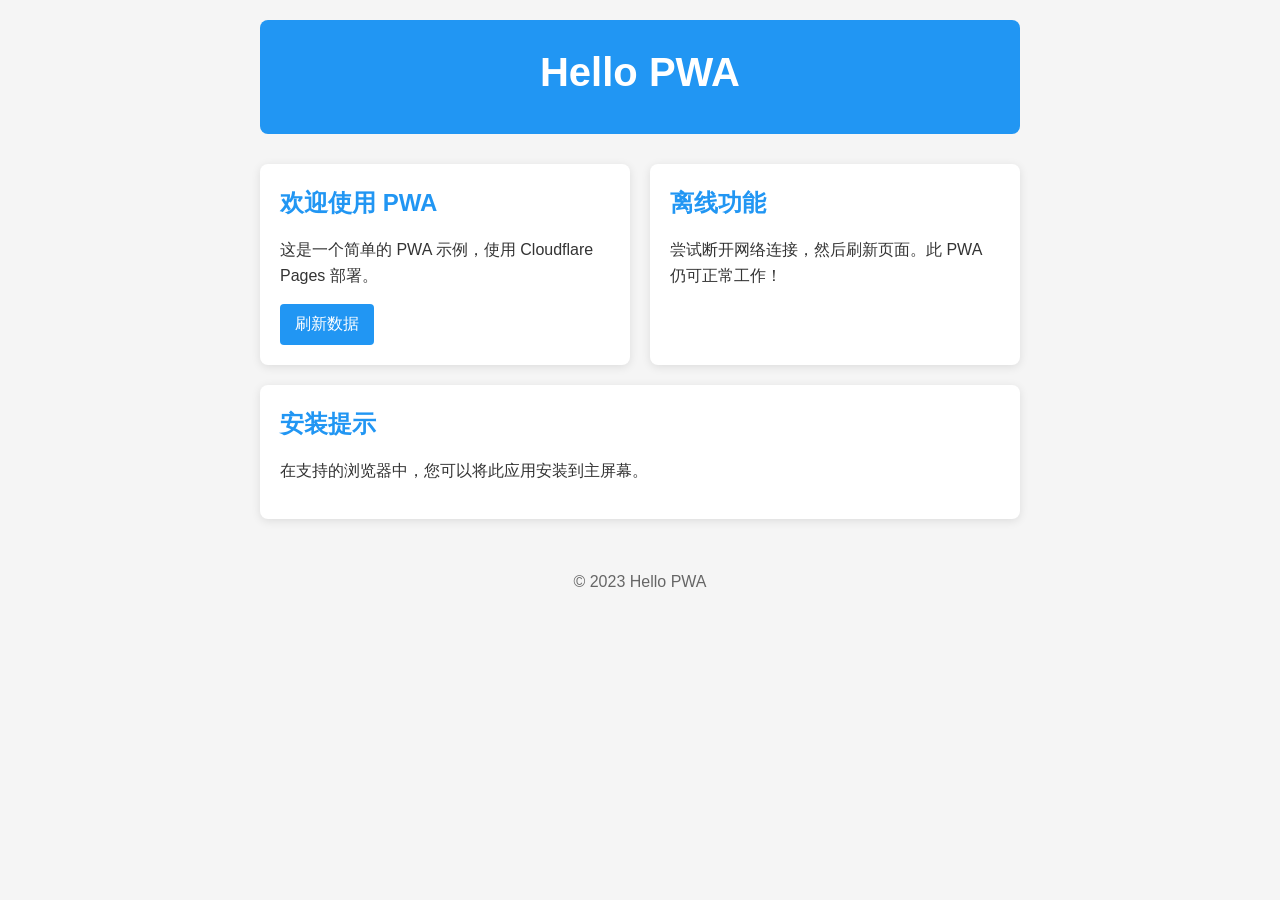
<file: index.html>
<!DOCTYPE html>
<html lang="zh-CN">
<head>
    <meta charset="UTF-8">
    <meta name="viewport" content="width=device-width, initial-scale=1.0">
    <title>Hello PWA</title>
    <link rel="stylesheet" href="style.css">
    <link rel="manifest" href="manifest.json">
    <meta name="theme-color" content="#2196f3">
    <!-- iOS PWA 支持 -->
    <meta name="apple-mobile-web-app-capable" content="yes">
    <meta name="apple-mobile-web-app-status-bar-style" content="black">
    <meta name="apple-mobile-web-app-title" content="Hello PWA">
    <link rel="apple-touch-icon" href="icons/icon-192.png">
</head>
<body>
    <div class="container">
        <header>
            <h1>Hello PWA</h1>
        </header>
        <main>
            <div class="card">
                <h2>欢迎使用 PWA</h2>
                <p>这是一个简单的 PWA 示例，使用 Cloudflare Pages 部署。</p>
                <button id="refreshBtn">刷新数据</button>
                <div id="statusMessage"></div>
            </div>
            
            <div class="card">
                <h2>离线功能</h2>
                <p>尝试断开网络连接，然后刷新页面。此 PWA 仍可正常工作！</p>
            </div>
            
            <div class="card">
                <h2>安装提示</h2>
                <p id="installPrompt">在支持的浏览器中，您可以将此应用安装到主屏幕。</p>
                <button id="installBtn" style="display: none;">安装应用</button>
            </div>
        </main>
        <footer>
            <p>&copy; 2023 Hello PWA</p>
        </footer>
    </div>

    <!-- 引入 jQuery -->
    <script src="https://code.jquery.com/jquery-3.6.0.min.js"></script>
    <script src="script.js"></script>
</body>
              </html>
</file>
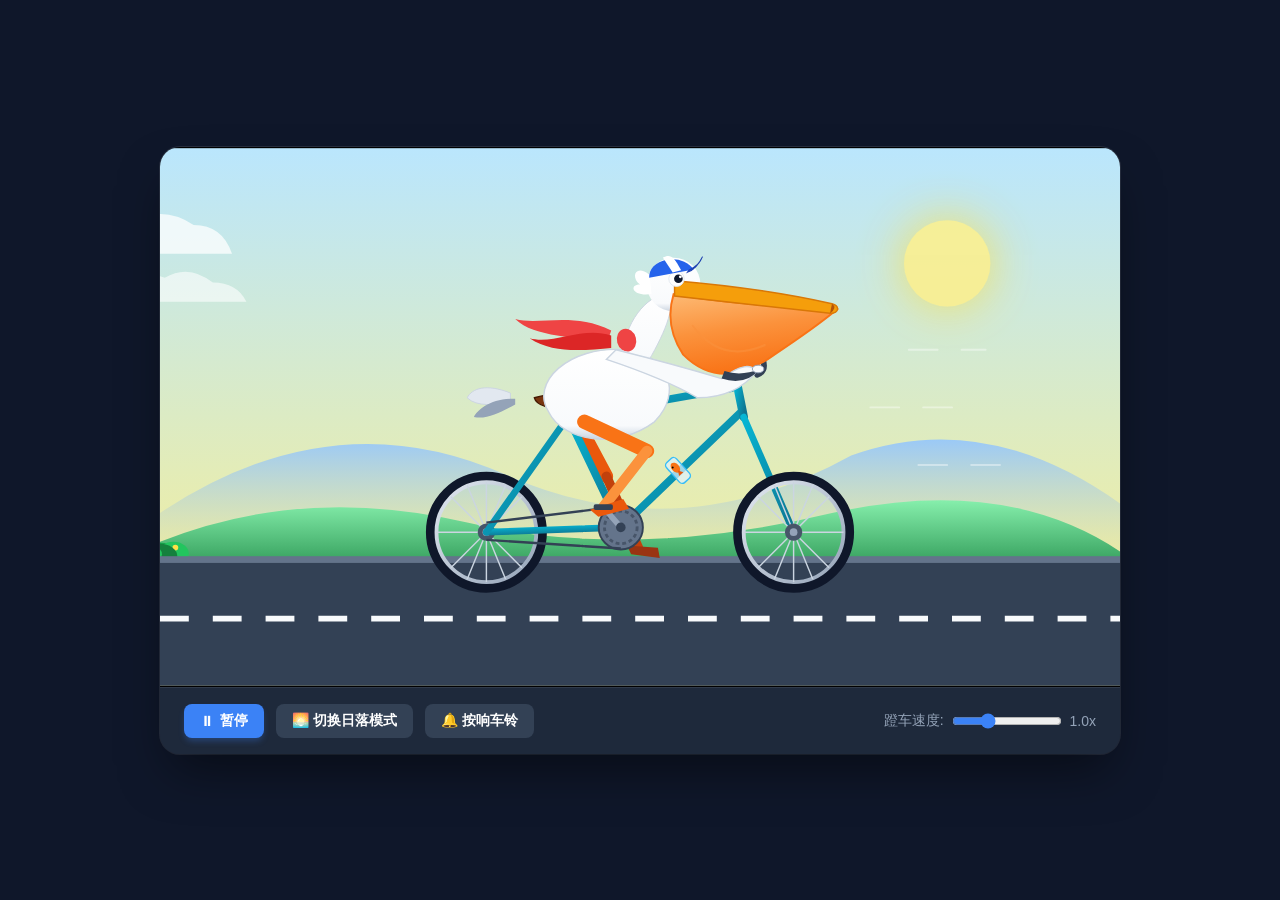
<file: Tihu.HTML>
<!DOCTYPE html>
<html lang="zh-CN">
<head>
  <meta charset="UTF-8">
  <meta name="viewport" content="width=device-width, initial-scale=1.0">
  <title>鹈鹕骑自行车 2D 动画 - SVG Animation</title>
  <style>
    :root {
      --speed-mult: 1;
      --sky-top: #bae6fd;
      --sky-bottom: #fef08a;
      --hill-far: #93c5fd;
      --hill-near: #86efac;
      --road-color: #334155;
    }

    body.sunset {
      --sky-top: #f43f5e;
      --sky-bottom: #fdba74;
      --hill-far: #6366f1;
      --hill-near: #ca8a04;
      --road-color: #1e293b;
    }

    * {
      box-sizing: border-box;
      margin: 0;
      padding: 0;
    }

    body {
      min-height: 100vh;
      display: flex;
      flex-direction: column;
      align-items: center;
      justify-content: center;
      background: #0f172a;
      font-family: -apple-system, BlinkMacSystemFont, "Segoe UI", Roboto, "Helvetica Neue", Arial, sans-serif;
      color: #f8fafc;
      overflow-x: hidden;
      padding: 20px;
      transition: background 0.8s ease;
    }

    .container {
      width: 100%;
      max-width: 960px;
      background: #1e293b;
      border-radius: 20px;
      box-shadow: 0 25px 50px -12px rgba(0, 0, 0, 0.5), 0 0 0 1px rgba(255, 255, 255, 0.1);
      overflow: hidden;
      display: flex;
      flex-direction: column;
    }

    .canvas-wrapper {
      position: relative;
      width: 100%;
      background: #000;
      aspect-ratio: 16 / 9;
      overflow: hidden;
    }

    svg#scene {
      width: 100%;
      height: 100%;
      display: block;
    }

    /* 控制面板 */
    .controls {
      display: flex;
      flex-wrap: wrap;
      align-items: center;
      justify-content: space-between;
      gap: 16px;
      padding: 16px 24px;
      background: #1e293b;
      border-top: 1px solid rgba(255, 255, 255, 0.08);
    }

    .control-group {
      display: flex;
      align-items: center;
      gap: 12px;
    }

    .btn {
      background: #3b82f6;
      color: white;
      border: none;
      padding: 8px 16px;
      border-radius: 8px;
      font-weight: 600;
      font-size: 14px;
      cursor: pointer;
      display: flex;
      align-items: center;
      gap: 6px;
      transition: all 0.2s ease;
      box-shadow: 0 4px 6px -1px rgba(59, 130, 246, 0.3);
    }

    .btn:hover {
      background: #2563eb;
      transform: translateY(-1px);
    }

    .btn:active {
      transform: translateY(1px);
    }

    .btn-secondary {
      background: #334155;
      box-shadow: none;
    }

    .btn-secondary:hover {
      background: #475569;
    }

    .slider-label {
      font-size: 14px;
      color: #94a3b8;
      display: flex;
      align-items: center;
      gap: 8px;
    }

    input[type="range"] {
      accent-color: #3b82f6;
      cursor: pointer;
      width: 110px;
    }

    /* CSS 动画部分 */
    .spin-wheel {
      animation: spinWheel calc(1.2s / var(--speed-mult)) linear infinite;
      transform-origin: center;
    }

    @keyframes spinWheel {
      from { transform: rotate(0deg); }
      to { transform: rotate(360deg); }
    }

    /* 道路虚线平移 */
    .road-line {
      stroke-dasharray: 30 25;
      animation: roadDash calc(0.6s / var(--speed-mult)) linear infinite;
    }

    @keyframes roadDash {
      from { stroke-dashoffset: 0; }
      to { stroke-dashoffset: -55; }
    }

    /* 云朵与视差滚动 */
    .cloud-slow {
      animation: moveH calc(35s / var(--speed-mult)) linear infinite;
    }
    .cloud-fast {
      animation: moveH calc(20s / var(--speed-mult)) linear infinite;
    }

    @keyframes moveH {
      from { transform: translateX(1100px); }
      to { transform: translateX(-300px); }
    }

    /* 树木/路桩流动 */
    .roadside-item {
      animation: roadsideMove calc(2.4s / var(--speed-mult)) linear infinite;
    }
    .roadside-item-2 {
      animation: roadsideMove calc(2.4s / var(--speed-mult)) linear infinite;
      animation-delay: calc(-1.2s / var(--speed-mult));
    }

    @keyframes roadsideMove {
      from { transform: translateX(1100px); }
      to { transform: translateX(-150px); }
    }

    /* 鹈鹕身体起伏微震（模拟蹬车时的重心摆动） */
    .pelican-rider {
      animation: riderBob calc(0.6s / var(--speed-mult)) ease-in-out infinite alternate;
      transform-origin: 430px 280px;
    }

    @keyframes riderBob {
      0% { transform: translateY(0px) rotate(0deg); }
      100% { transform: translateY(-4px) rotate(1deg); }
    }

    /* 喉囊弹性微颤动 */
    .pouch-elastic {
      animation: pouchJiggle calc(0.6s / var(--speed-mult)) ease-in-out infinite alternate;
      transform-origin: 550px 180px;
    }

    @keyframes pouchJiggle {
      0% { transform: scale(1, 1); }
      100% { transform: scale(1.04, 0.96) translate(1px, 2px); }
    }

    /* 飘扬的围巾 */
    .scarf-tail {
      animation: scarfFly calc(0.35s / var(--speed-mult)) ease-in-out infinite alternate;
      transform-origin: 490px 190px;
    }

    @keyframes scarfFly {
      0% { transform: rotate(-3deg) scaleY(0.9); }
      100% { transform: rotate(7deg) scaleY(1.1); }
    }

    /* 眨眼动画 */
    .pelican-eye {
      animation: blink 4s infinite;
      transform-origin: 540px 140px;
    }

    @keyframes blink {
      0%, 94%, 98%, 100% { transform: scaleY(1); }
      96% { transform: scaleY(0.1); }
    }

    /* 车铃点击跳动动画 */
    .bell-ring {
      animation: bellShake 0.4s ease;
      transform-origin: 615px 215px;
    }

    @keyframes bellShake {
      0%, 100% { transform: rotate(0deg); }
      20%, 60% { transform: rotate(-15deg); }
      40%, 80% { transform: rotate(15deg); }
    }

    .clickable {
      cursor: pointer;
    }
  </style>
</head>
<body>

  <div class="container">
    <div class="canvas-wrapper">
      <svg id="scene" viewBox="0 0 1000 560" preserveAspectRatio="xMidYMid meet">
        <defs>
          <!-- 天空渐变 -->
          <linearGradient id="skyGrad" x1="0" y1="0" x2="0" y2="1">
            <stop offset="0%" stop-color="var(--sky-top)" />
            <stop offset="100%" stop-color="var(--sky-bottom)" />
          </linearGradient>

          <!-- 远山渐变 -->
          <linearGradient id="hillGradFar" x1="0" y1="0" x2="0" y2="1">
            <stop offset="0%" stop-color="var(--hill-far)" stop-opacity="0.9" />
            <stop offset="100%" stop-color="var(--sky-bottom)" stop-opacity="0.3" />
          </linearGradient>

          <!-- 近山渐变 -->
          <linearGradient id="hillGradNear" x1="0" y1="0" x2="0" y2="1">
            <stop offset="0%" stop-color="var(--hill-near)" />
            <stop offset="100%" stop-color="#15803d" />
          </linearGradient>

          <!-- 鹈鹕喉囊渐变 -->
          <linearGradient id="pouchGrad" x1="0" y1="0" x2="0.3" y2="1">
            <stop offset="0%" stop-color="#fdba74" />
            <stop offset="50%" stop-color="#fb923c" />
            <stop offset="100%" stop-color="#f97316" />
          </linearGradient>

          <!-- 鸟身羽毛阴影渐变 -->
          <linearGradient id="featherGrad" x1="0" y1="0" x2="0" y2="1">
            <stop offset="0%" stop-color="#ffffff" />
            <stop offset="85%" stop-color="#f8fafc" />
            <stop offset="100%" stop-color="#cbd5e1" />
          </linearGradient>

          <!-- 车架金属渐变 -->
          <linearGradient id="frameGrad" x1="0" y1="0" x2="1" y2="1">
            <stop offset="0%" stop-color="#06b6d4" />
            <stop offset="100%" stop-color="#0e7490" />
          </linearGradient>

          <!-- 轮组车圈渐变 -->
          <linearGradient id="rimGrad" x1="0" y1="0" x2="1" y2="1">
            <stop offset="0%" stop-color="#e2e8f0" />
            <stop offset="100%" stop-color="#94a3b8" />
          </linearGradient>
        </defs>

        <!-- 1. 背景天空与太阳 -->
        <rect width="1000" height="560" fill="url(#skyGrad)" />
        <circle id="sun" cx="820" cy="120" r="45" fill="#fef08a" opacity="0.85" filter="drop-shadow(0 0 25px #fde047)" />

        <!-- 2. 远景云朵 -->
        <g class="cloud-slow">
          <path d="M -120 110 Q -105 80 -75 85 Q -55 65 -25 75 Q 5 60 35 80 Q 65 80 75 110 Z" fill="#ffffff" opacity="0.75" />
        </g>
        <g class="cloud-fast">
          <path d="M -80 160 Q -65 140 -40 145 Q -20 125 5 135 Q 30 120 55 140 Q 80 140 90 160 Z" fill="#ffffff" opacity="0.6" />
        </g>

        <!-- 3. 远景群山 -->
        <path d="M 0 380 Q 180 260 360 340 T 720 320 Q 860 270 1000 370 L 1000 460 L 0 460 Z" fill="url(#hillGradFar)" />

        <!-- 4. 近景丘陵 -->
        <path d="M 0 410 Q 150 350 320 390 T 700 380 Q 880 340 1000 420 L 1000 460 L 0 460 Z" fill="url(#hillGradNear)" />

        <!-- 5. 路边景观小物件（灌木与花）循环移动 -->
        <g class="roadside-item">
          <!-- 灌木丛 1 -->
          <ellipse cx="0" cy="425" rx="22" ry="14" fill="#16a34a" />
          <ellipse cx="14" cy="422" rx="16" ry="12" fill="#22c55e" />
          <circle cx="5" cy="418" r="3" fill="#f43f5e" />
          <circle cx="16" cy="416" r="3" fill="#fde047" />
        </g>
        <g class="roadside-item-2">
          <!-- 灌木丛 2 -->
          <ellipse cx="0" cy="425" rx="18" ry="13" fill="#15803d" />
          <ellipse cx="-12" cy="423" rx="14" ry="10" fill="#22c55e" />
          <circle cx="-6" cy="417" r="3" fill="#e11d48" />
        </g>

        <!-- 6. 道路系统 -->
        <rect y="430" width="1000" height="130" fill="var(--road-color)" />
        <!-- 路肩石 -->
        <rect y="425" width="1000" height="7" fill="#64748b" />
        <!-- 动态路面分道虚线 -->
        <line x1="0" y1="490" x2="1000" y2="490" stroke="#f8fafc" stroke-width="6" class="road-line" />

        <!-- =================== 7. 骑车主体层 =================== -->
        <!-- 后腿（在车架后方） -->
        <g id="backLegGroup">
          <path id="backThigh" stroke="#ea580c" stroke-width="14" stroke-linecap="round" fill="none" />
          <path id="backShin" stroke="#c2410c" stroke-width="10" stroke-linecap="round" fill="none" />
          <polygon id="backFoot" points="-12,0 20,-4 24,6 -6,8" fill="#9a3412" />
        </g>

        <!-- 后车轮 (圆心: 340, 400) -->
        <g id="rearWheelGroup">
          <circle cx="340" cy="400" r="58" fill="none" stroke="#0f172a" stroke-width="10" />
          <circle cx="340" cy="400" r="52" fill="none" stroke="url(#rimGrad)" stroke-width="4" />
          <!-- 辐条旋转组 -->
          <g class="spin-wheel" style="transform-origin: 340px 400px;">
            <line x1="340" y1="348" x2="340" y2="452" stroke="#cbd5e1" stroke-width="1.5" />
            <line x1="288" y1="400" x2="392" y2="400" stroke="#cbd5e1" stroke-width="1.5" />
            <line x1="303" y1="363" x2="377" y2="437" stroke="#cbd5e1" stroke-width="1.5" />
            <line x1="303" y1="437" x2="377" y2="363" stroke="#cbd5e1" stroke-width="1.5" />
            <line x1="320" y1="351" x2="360" y2="449" stroke="#cbd5e1" stroke-width="1.5" />
            <line x1="360" y1="351" x2="320" y2="449" stroke="#cbd5e1" stroke-width="1.5" />
          </g>
          <circle cx="340" cy="400" r="9" fill="#475569" />
          <circle cx="340" cy="400" r="4" fill="#94a3b8" />
        </g>

        <!-- 自行车车架系统 -->
        <g id="bicycleFrame">
          <!-- 后平叉 -->
          <line x1="340" y1="400" x2="480" y2="395" stroke="url(#frameGrad)" stroke-width="7" stroke-linecap="round" />
          <!-- 后上叉 -->
          <line x1="340" y1="400" x2="425" y2="280" stroke="url(#frameGrad)" stroke-width="7" stroke-linecap="round" />
          <!-- 立管 -->
          <line x1="480" y1="395" x2="425" y2="280" stroke="url(#frameGrad)" stroke-width="8" stroke-linecap="round" />
          <!-- 座管延伸 & 车座 -->
          <line x1="425" y1="280" x2="420" y2="260" stroke="#64748b" stroke-width="6" />
          <path d="M 390 260 C 405 255 435 255 448 262 C 452 265 445 272 430 272 C 405 272 392 268 390 260 Z" fill="#78350f" stroke="#451a03" stroke-width="1.5" />

          <!-- 下管 -->
          <line x1="480" y1="395" x2="605" y2="275" stroke="url(#frameGrad)" stroke-width="8" stroke-linecap="round" />
          <!-- 上管 -->
          <line x1="425" y1="280" x2="595" y2="250" stroke="url(#frameGrad)" stroke-width="8" stroke-linecap="round" />
          <!-- 前叉与头管 -->
          <line x1="600" y1="240" x2="608" y2="280" stroke="url(#frameGrad)" stroke-width="9" stroke-linecap="round" />
          <line x1="608" y1="280" x2="660" y2="400" stroke="url(#frameGrad)" stroke-width="7" stroke-linecap="round" />

          <!-- 水壶架里装的小鱼彩蛋！ -->
          <g transform="translate(525, 330) rotate(-42)">
            <rect x="0" y="0" width="14" height="28" rx="4" fill="rgba(224,242,254,0.7)" stroke="#38bdf8" stroke-width="1.5" />
            <!-- 小金鱼探头 -->
            <ellipse cx="7" cy="10" rx="4" ry="6" fill="#f97316" />
            <circle cx="5" cy="8" r="1" fill="#000" />
            <polygon points="7,14 4,19 10,19" fill="#ea580c" />
          </g>

          <!-- 车把与立管 -->
          <line x1="598" y1="242" x2="608" y2="215" stroke="#94a3b8" stroke-width="6" stroke-linecap="round" />
          <!-- 弯把 -->
          <path d="M 602 215 Q 618 205 628 220 Q 632 232 622 236" fill="none" stroke="#334155" stroke-width="6" stroke-linecap="round" />

          <!-- 可爱车铃 -->
          <g id="bikeBell" class="clickable" transform="translate(615, 212)">
            <ellipse cx="0" cy="0" rx="7" ry="5" fill="#facc15" stroke="#ca8a04" stroke-width="1" />
            <circle cx="2" cy="-2" r="1.5" fill="#fef08a" />
          </g>

          <!-- 牙盘大齿轮与链条 -->
          <circle cx="480" cy="395" r="23" fill="#64748b" stroke="#334155" stroke-width="2" />
          <circle cx="480" cy="395" r="17" fill="none" stroke="#475569" stroke-width="3" stroke-dasharray="4 3" />
          <line x1="480" y1="373" x2="340" y2="390" stroke="#334155" stroke-width="2.5" />
          <line x1="480" y1="417" x2="340" y2="408" stroke="#334155" stroke-width="2.5" />
        </g>

        <!-- 前车轮 (圆心: 660, 400) -->
        <g id="frontWheelGroup">
          <circle cx="660" cy="400" r="58" fill="none" stroke="#0f172a" stroke-width="10" />
          <circle cx="660" cy="400" r="52" fill="none" stroke="url(#rimGrad)" stroke-width="4" />
          <!-- 辐条旋转组 -->
          <g class="spin-wheel" style="transform-origin: 660px 400px;">
            <line x1="660" y1="348" x2="660" y2="452" stroke="#cbd5e1" stroke-width="1.5" />
            <line x1="608" y1="400" x2="712" y2="400" stroke="#cbd5e1" stroke-width="1.5" />
            <line x1="623" y1="363" x2="697" y2="437" stroke="#cbd5e1" stroke-width="1.5" />
            <line x1="623" y1="437" x2="697" y2="363" stroke="#cbd5e1" stroke-width="1.5" />
            <line x1="640" y1="351" x2="680" y2="449" stroke="#cbd5e1" stroke-width="1.5" />
            <line x1="680" y1="351" x2="640" y2="449" stroke="#cbd5e1" stroke-width="1.5" />
          </g>
          <circle cx="660" cy="400" r="9" fill="#475569" />
          <circle cx="660" cy="400" r="4" fill="#94a3b8" />
        </g>

        <!-- =================== 8. 鹈鹕主体 (骨骼绑定组) =================== -->
        <g class="pelican-rider">
          <!-- 尾羽 -->
          <g transform="translate(365, 255)">
            <path d="M 0 0 C -25 -10 -40 -5 -45 5 C -35 15 -15 12 0 10 Z" fill="#e2e8f0" stroke="#cbd5e1" />
            <path d="M 5 6 C -20 5 -35 18 -38 25 C -25 28 -10 20 5 12 Z" fill="#94a3b8" />
          </g>

          <!-- 飘逸红围巾后端 -->
          <path class="scarf-tail" d="M 470 190 C 430 170 395 185 370 178 C 390 198 435 195 465 205 Z" fill="#ef4444" />
          <path class="scarf-tail" style="animation-delay: -0.15s;" d="M 470 195 C 440 185 410 205 385 198 C 410 215 445 210 470 208 Z" fill="#dc2626" />

          <!-- 鹈鹕身躯 -->
          <path d="M 405 275 C 385 245 425 205 485 210 C 530 215 545 255 515 285 C 475 315 420 305 405 275 Z" fill="url(#featherGrad)" stroke="#cbd5e1" stroke-width="1.5" />

          <!-- S型长脖子 -->
          <path d="M 480 220 C 485 180 505 155 530 150 C 538 165 525 195 505 228 Z" fill="url(#featherGrad)" stroke="#cbd5e1" stroke-width="1" />

          <!-- 围巾结 -->
          <ellipse cx="486" cy="200" rx="10" ry="12" fill="#ef4444" transform="rotate(-15, 486, 200)" />

          <!-- 头部组 -->
          <g id="pelicanHead">
            <!-- 头部主体 -->
            <circle cx="535" cy="142" r="28" fill="url(#featherGrad)" />
            <!-- 脑后呆毛/羽冠 -->
            <path d="M 510 132 C 495 120 490 135 500 142 C 488 142 492 155 512 152 Z" fill="#ffffff" />

            <!-- 巨大的鹈鹕标志性喉囊 (弹性缩放组) -->
            <g class="pouch-elastic">
              <path d="M 535 152 Q 525 185 545 215 Q 585 255 640 215 Q 685 185 705 168 C 645 165 575 160 535 152 Z" 
                    fill="url(#pouchGrad)" stroke="#f97316" stroke-width="2" />
              <!-- 喉囊上的微血管/光影肌理线 -->
              <path d="M 555 185 Q 585 225 630 205" fill="none" stroke="#fb923c" stroke-width="2" stroke-linecap="round" opacity="0.6" />
            </g>

            <!-- 坚硬的上喙（带经典尖端倒钩） -->
            <path d="M 536 138 Q 630 146 700 162 C 708 164 708 172 698 172 Q 625 164 536 154 Z" 
                  fill="#f59e0b" stroke="#d97706" stroke-width="1.5" />
            <!-- 喙尖小勾 -->
            <path d="M 700 162 Q 706 166 698 172" fill="#b45309" />

            <!-- 眼睛与眨眼动画 -->
            <g class="pelican-eye">
              <circle cx="538" cy="136" r="8" fill="#ffffff" stroke="#e2e8f0" stroke-width="1" />
              <circle cx="540" cy="136" r="4.5" fill="#0f172a" />
              <circle cx="542" cy="134" r="1.5" fill="#ffffff" />
            </g>

            <!-- 复古骑行小帽 (带翘起的帽檐) -->
            <g id="cyclingCap" transform="translate(530, 122) rotate(-8)">
              <!-- 帽身 (经典蓝白条纹) -->
              <path d="M -22 10 C -20 -10 15 -12 25 8 Z" fill="#2563eb" />
              <path d="M -5 -9 C 2 -11 6 -11 12 7 L 3 8 Z" fill="#ffffff" />
              <!-- 翻起的帽檐 -->
              <path d="M 20 8 Q 32 4 36 -4 Q 28 8 18 10 Z" fill="#1d4ed8" stroke="#1e40af" stroke-width="1" />
            </g>
          </g>

          <!-- 翅膀手臂（握住车把手） -->
          <g id="pelicanWing">
            <!-- 大臂到小臂弯曲至车把 -->
            <path d="M 465 220 Q 525 240 560 260 Q 600 260 622 232 C 615 225 605 225 585 240 Q 535 225 475 210 Z" 
                  fill="#f8fafc" stroke="#cbd5e1" stroke-width="1.5" />
            <!-- 黑色飞羽点缀 -->
            <path d="M 585 240 Q 610 248 625 230 Q 605 238 588 232 Z" fill="#334155" />
            <!-- 握住车把的翼尖手指 -->
            <ellipse cx="623" cy="230" rx="6" ry="4" fill="#f8fafc" stroke="#94a3b8" />
          </g>
        </g>

        <!-- =================== 9. 前腿 (在车架前方，与曲柄联动) =================== -->
        <!-- 曲柄与脚踏 -->
        <g id="frontCrankGroup">
          <line id="crankArm" x1="480" y1="395" x2="500" y2="415" stroke="#94a3b8" stroke-width="6" stroke-linecap="round" />
          <circle cx="480" cy="395" r="5" fill="#334155" />
        </g>

        <g id="frontLegGroup">
          <!-- 大腿 -->
          <path id="frontThigh" stroke="#f97316" stroke-width="15" stroke-linecap="round" fill="none" />
          <!-- 膝盖关节高光由线条端点自动形成 -->
          <!-- 小腿 -->
          <path id="frontShin" stroke="#fb923c" stroke-width="11" stroke-linecap="round" fill="none" />
          <!-- 蹼足与脚踏扣 -->
          <polygon id="frontFoot" points="-14,0 22,-4 26,7 -7,9" fill="#ea580c" />
          <!-- 脚踏轴心 -->
          <rect id="frontPedal" x="-10" y="-3" width="20" height="6" rx="2" fill="#334155" />
        </g>

        <!-- 速度风线 -->
        <g opacity="0.4" stroke="#ffffff" stroke-width="2" stroke-linecap="round">
          <line x1="780" y1="210" x2="860" y2="210" class="road-line" />
          <line x1="740" y1="270" x2="840" y2="270" class="road-line" style="animation-delay: -0.3s;" />
          <line x1="790" y1="330" x2="890" y2="330" class="road-line" style="animation-delay: -0.15s;" />
        </g>
      </svg>
    </div>

    <!-- 控制面板栏 -->
    <div class="controls">
      <div class="control-group">
        <button id="playBtn" class="btn">
          <span id="playIcon">⏸</span> <span id="playText">暂停</span>
        </button>
        <button id="themeBtn" class="btn btn-secondary">
          🌅 切换日落模式
        </button>
        <button id="ringBellBtn" class="btn btn-secondary">
          🔔 按响车铃
        </button>
      </div>

      <div class="control-group">
        <label class="slider-label">
          <span>蹬车速度:</span>
          <input type="range" id="speedSlider" min="0.4" max="2.4" step="0.1" value="1.0">
          <span id="speedValue">1.0x</span>
        </label>
      </div>
    </div>
  </div>

  <script>
    /* ==========================================================
       轻量级逆向运动学（Inverse Kinematics）与物理联动控制器
       ========================================================== */

    // 核心几何常量配置
    const CRANK_CENTER = { x: 480, y: 395 }; // 五通曲柄中心
    const CRANK_RADIUS = 28;                 // 曲柄长度

    // 左右两腿骨骼长度与臀部枢轴点（基于骑行起伏基准）
    const LEG_CONFIG = {
      front: {
        hip: { x: 442, y: 285 },
        L1: 72, // 大腿长
        L2: 74, // 小腿长
        thighEl: document.getElementById('frontThigh'),
        shinEl: document.getElementById('frontShin'),
        footEl: document.getElementById('frontFoot'),
        pedalEl: document.getElementById('frontPedal'),
        phaseOffset: 0 // 前脚踏相位
      },
      back: {
        hip: { x: 432, y: 280 },
        L1: 70,
        L2: 72,
        thighEl: document.getElementById('backThigh'),
        shinEl: document.getElementById('backShin'),
        footEl: document.getElementById('backFoot'),
        pedalEl: null,
        phaseOffset: Math.PI // 后脚踏严格相差 180 度
      }
    };

    const crankArmEl = document.getElementById('crankArm');
    const bikeBellEl = document.getElementById('bikeBell');
    const speedSlider = document.getElementById('speedSlider');
    const speedValue = document.getElementById('speedValue');
    const playBtn = document.getElementById('playBtn');
    const playText = document.getElementById('playText');
    const playIcon = document.getElementById('playIcon');
    const themeBtn = document.getElementById('themeBtn');
    const ringBellBtn = document.getElementById('ringBellBtn');

    let isPlaying = true;
    let speedMult = 1.0;
    let crankAngle = 0;
    let lastTime = performance.now();

    /**
     * 2自由度平面解析法反向运动学解算器 (Analytical 2-Bone IK)
     * @param {number} hx - 髋关节X
     * @param {number} hy - 髋关节Y
     * @param {number} px - 脚踏目标点X
     * @param {number} py - 脚踏目标点Y
     * @param {number} L1 - 大腿长度
     * @param {number} L2 - 小腿长度
     */
    function solveIK(hx, hy, px, py, L1, L2) {
      const dx = px - hx;
      const dy = py - hy;
      let dist = Math.hypot(dx, dy);

      // 安全距离限制，防止骨骼撕裂或无效三角形
      dist = Math.max(Math.abs(L1 - L2) + 0.1, Math.min(L1 + L2 - 0.1, dist));

      // 目标基准角
      const alpha = Math.atan2(dy, dx);
      // 余弦定理求大腿与视线夹角
      const cosBeta = (L1 * L1 + dist * dist - L2 * L2) / (2 * L1 * dist);
      const beta = Math.acos(Math.max(-1, Math.min(1, cosBeta)));

      // 膝盖始终向前弯曲 (骑行自然姿态)
      const kneeAngle = alpha - beta;
      const kx = hx + L1 * Math.cos(kneeAngle);
      const ky = hy + L1 * Math.sin(kneeAngle);

      return { kx, ky };
    }

    // 动画主循环渲染
    function animate(currentTime) {
      if (isPlaying) {
        const delta = (currentTime - lastTime) / 1000;
        lastTime = currentTime;

        // 依据速度递增曲柄旋转角度
        const rotSpeed = 3.8 * speedMult; 
        crankAngle = (crankAngle + rotSpeed * delta) % (Math.PI * 2);

        // 1. 更新大齿盘与前曲柄柄身
        const frontPedalX = CRANK_CENTER.x + CRANK_RADIUS * Math.cos(crankAngle);
        const frontPedalY = CRANK_CENTER.y + CRANK_RADIUS * Math.sin(crankAngle);
        crankArmEl.setAttribute('x2', frontPedalX);
        crankArmEl.setAttribute('y2', frontPedalY);

        // 2. 解算并渲染两条腿的连杆机构
        ['front', 'back'].forEach(side => {
          const leg = LEG_CONFIG[side];
          const angle = crankAngle + leg.phaseOffset;

          const px = CRANK_CENTER.x + CRANK_RADIUS * Math.cos(angle);
          const py = CRANK_CENTER.y + CRANK_RADIUS * Math.sin(angle);

          // 骨盆随着身体起伏有轻微微调
          const ik = solveIK(leg.hip.x, leg.hip.y, px, py, leg.L1, leg.L2);

          // 绘制大腿线 (髋 -> 膝)
          leg.thighEl.setAttribute('d', `M ${leg.hip.x} ${leg.hip.y} L ${ik.kx} ${ik.ky}`);
          // 绘制小腿线 (膝 -> 脚踏)
          leg.shinEl.setAttribute('d', `M ${ik.kx} ${ik.ky} L ${px} ${py}`);

          // 更新脚掌与脚踏位置及角度
          const footAngle = Math.sin(angle) * 15; // 随蹬踏上下倾角
          const footTransform = `translate(${px}, ${py}) rotate(${footAngle})`;
          leg.footEl.setAttribute('transform', footTransform);

          if (leg.pedalEl) {
            leg.pedalEl.setAttribute('transform', `translate(${px}, ${py})`);
          }
        });
      } else {
        lastTime = currentTime;
      }

      requestAnimationFrame(animate);
    }
    requestAnimationFrame(animate);

    /* ==========================================================
       交互控制与 Web Audio 仿真车铃音效
       ========================================================== */

    // 速度滑块调控
    speedSlider.addEventListener('input', (e) => {
      speedMult = parseFloat(e.target.value);
      speedValue.textContent = speedMult.toFixed(1) + 'x';
      document.documentElement.style.setProperty('--speed-mult', speedMult);
    });

    // 暂停/播放
    playBtn.addEventListener('click', () => {
      isPlaying = !isPlaying;
      if (isPlaying) {
        playIcon.textContent = '⏸';
        playText.textContent = '暂停';
        document.querySelectorAll('svg *').forEach(el => el.style.animationPlayState = 'running');
      } else {
        playIcon.textContent = '▶';
        playText.textContent = '继续';
        document.querySelectorAll('svg *').forEach(el => el.style.animationPlayState = 'paused');
      }
    });

    // 日落/日间主题切换
    themeBtn.addEventListener('click', () => {
      document.body.classList.toggle('sunset');
      const isSunset = document.body.classList.contains('sunset');
      themeBtn.textContent = isSunset ? '☀️️ 切换日间模式' : '🌅 切换日落模式';
    });

    // 纯合成 Web Audio API 清脆双音自行车铃声 "叮～叮～"
    function ringBell() {
      bikeBellEl.classList.remove('bell-ring');
      void bikeBellEl.offsetWidth; // 触发重绘
      bikeBellEl.classList.add('bell-ring');

      try {
        const AudioContext = window.AudioContext || window.webkitAudioContext;
        if (!AudioContext) return;
        const ctx = new AudioContext();

        function createDing(time, freq) {
          const osc = ctx.createOscillator();
          const gain = ctx.createGain();

          osc.type = 'sine';
          osc.frequency.setValueAtTime(freq, time);

          gain.gain.setValueAtTime(0.3, time);
          gain.gain.exponentialRampToValueAtTime(0.001, time + 0.35);

          osc.connect(gain);
          gain.connect(ctx.destination);

          osc.start(time);
          osc.stop(time + 0.36);
        }

        const now = ctx.currentTime;
        createDing(now, 2093);        // 高音 C7
        createDing(now + 0.12, 2349); // 高音 D7
      } catch (err) {
        console.log("音频上下文被阻止或不支持");
      }
    }

    bikeBellEl.addEventListener('click', ringBell);
    ringBellBtn.addEventListener('click', ringBell);
  </script>
</body>
</html>
</file>
<file: style.css>
:root {
    --primary-color: #2196f3;
    --primary-light: #e3f2fd;
    --text-color: #333;
    --card-shadow: 0 2px 10px rgba(0, 0, 0, 0.1);
}

* {
    margin: 0;
    padding: 0;
    box-sizing: border-box;
}

body {
    font-family: 'Segoe UI', Tahoma, Geneva, Verdana, sans-serif;
    line-height: 1.6;
    color: var(--text-color);
    background-color: #f5f5f5;
}

.container {
    max-width: 800px;
    margin: 0 auto;
    padding: 20px;
}

header {
    text-align: center;
    margin-bottom: 30px;
    padding: 20px 0;
    background-color: var(--primary-color);
    color: white;
    border-radius: 8px;
}

h1 {
    font-size: 2.5rem;
    margin-bottom: 10px;
}

main {
    display: grid;
    grid-template-columns: 1fr;
    gap: 20px;
}

.card {
    background-color: white;
    border-radius: 8px;
    padding: 20px;
    box-shadow: var(--card-shadow);
    transition: transform 0.3s ease;
}

.card:hover {
    transform: translateY(-5px);
}

h2 {
    color: var(--primary-color);
    margin-bottom: 15px;
}

p {
    margin-bottom: 15px;
}

button {
    background-color: var(--primary-color);
    color: white;
    border: none;
    padding: 10px 15px;
    border-radius: 4px;
    cursor: pointer;
    font-size: 1rem;
    transition: background-color 0.3s;
}

button:hover {
    background-color: #0d8aee;
}

footer {
    text-align: center;
    margin-top: 30px;
    padding: 20px 0;
    color: #666;
}

#statusMessage {
    margin-top: 15px;
    padding: 10px;
    border-radius: 4px;
    display: none;
}

.success {
    background-color: #e8f5e9;
    color: #2e7d32;
    border: 1px solid #a5d6a7;
}

.error {
    background-color: #ffebee;
    color: #c62828;
    border: 1px solid #ef9a9a;
}

@media (min-width: 768px) {
    main {
        grid-template-columns: 1fr 1fr;
    }
    
    .card:last-child {
        grid-column: 1 / -1;
    }
}
</file>
